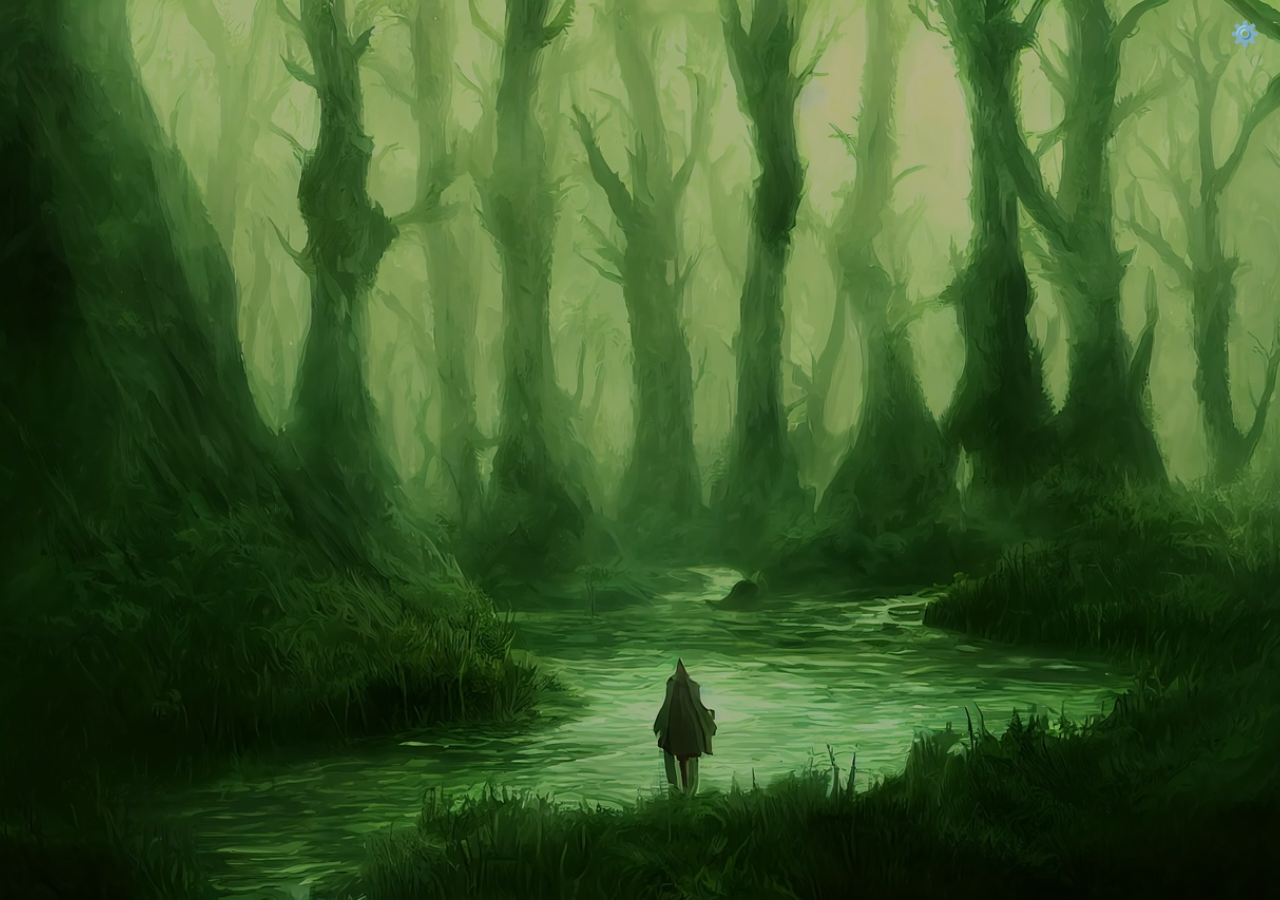
<file: website/templates/index.html>
<!DOCTYPE html>
<html lang="en">
<head>
    <meta charset="UTF-8">
    <title>Webpage Design</title>
    <link rel="stylesheet" href="../static/css/style.css">
</head>
<body>
    <div class="main">
        <div class="navbar">
            <div class="icon">
                <h2 class="logo">Card Karn</h2>
            </div>

            <div class="menu">
                <ul>
                    <li><a href="#">CardKarnMachine</a></li>
                    <li><a href="#">Decks</a></li>
                    <li><a href="#">Forum</a></li>
                    <li><a href="#">My Collection</a></li>
                    <li>
                        <div class="Srch">
                            <label>
                                <input placeholder="Type to search" type="search">
                            </label>
                            <button class="btn">Search</button>
                        </div>
                    </li>
                </ul>
            </div>
        </div>

        <div class="content">
            <h1>Card Database &<br><span>Deckbuilder</span><br>for MTG</h1>
            <p class="par">THIS IS A DESCRIPTION</p>
        </div>
    </div>
    <button id="authBtn" class="auth-btn">⚙️</button>

    <div id="authPopup" class="auth-popup hidden">
        <div class="auth-popup-content">
            <button id="closePopup" class="close-btn">✕</button>
            <div class="auth-tabs">
                <button id="loginTab" class="tab active">Login</button>
                <button id="registerTab" class="tab">Register</button>
            </div>

            <form id="authForm">
                <div id="usernameField" class="form-group hidden">
                    <label>
                        <input name="username" placeholder="Username" type="text"/>
                    </label>
                </div>
                <div class="form-group">
                    <label>
                        <input type="email" name="email" placeholder="Email" required />
                    </label>
                </div>
                <div class="form-group">
                    <label>
                        <input type="password" name="password" placeholder="Password" required />
                    </label>
                </div>
                <button type="submit" class="submit-btn">Login</button>
            </form>
        </div>
    </div>
    <script>
        const authBtn = document.getElementById('authBtn');
        const authPopup = document.getElementById('authPopup');
        const closePopup = document.getElementById('closePopup');
        const loginTab = document.getElementById('loginTab');
        const registerTab = document.getElementById('registerTab');
        const usernameField = document.getElementById('usernameField');
        const authForm = document.getElementById('authForm');
        const submitBtn = authForm.querySelector('.submit-btn');

        authBtn.addEventListener('click', () => {
            authPopup.classList.remove('hidden');
        });
        closePopup.addEventListener('click', () => {
            authPopup.classList.add('hidden');
        });

        loginTab.addEventListener('click', () => {
            loginTab.classList.add('active');
            registerTab.classList.remove('active');
            usernameField.classList.add('hidden');
            submitBtn.textContent = 'Login';
        });

        registerTab.addEventListener('click', () => {
            registerTab.classList.add('active');
            loginTab.classList.remove('active');
            usernameField.classList.remove('hidden');
            submitBtn.textContent = 'Register';
        });

        authForm.addEventListener('submit', async e => {
    e.preventDefault();

    const formData = new FormData(authForm);
    const data = Object.fromEntries(formData.entries());

    // Check if we're registering or logging in
    const isRegistering = registerTab.classList.contains('active');

    // Prepare the correct payload for backend
    if (isRegistering) {
        data.name = data.username;
        delete data.username;
    } else {
        data.name = data.email;
        delete data.email;
    }

    const endpoint = isRegistering ? '/api/register' : '/api/login';

    try {
        const response = await fetch(endpoint, {
            method: 'POST',
            headers: {
                'Content-Type': 'application/json'
            },
            body: JSON.stringify(data)
        });

        const result = await response.json();

        alert(result.message || 'Success');

        if (response.ok) {
            authPopup.classList.add('hidden');
            authForm.reset();
            loginTab.click();
        }
    } catch (err) {
        alert('Fehler beim Absenden:\n' + err.message);
    }
});

    </script>
</body>
</html>
</file>
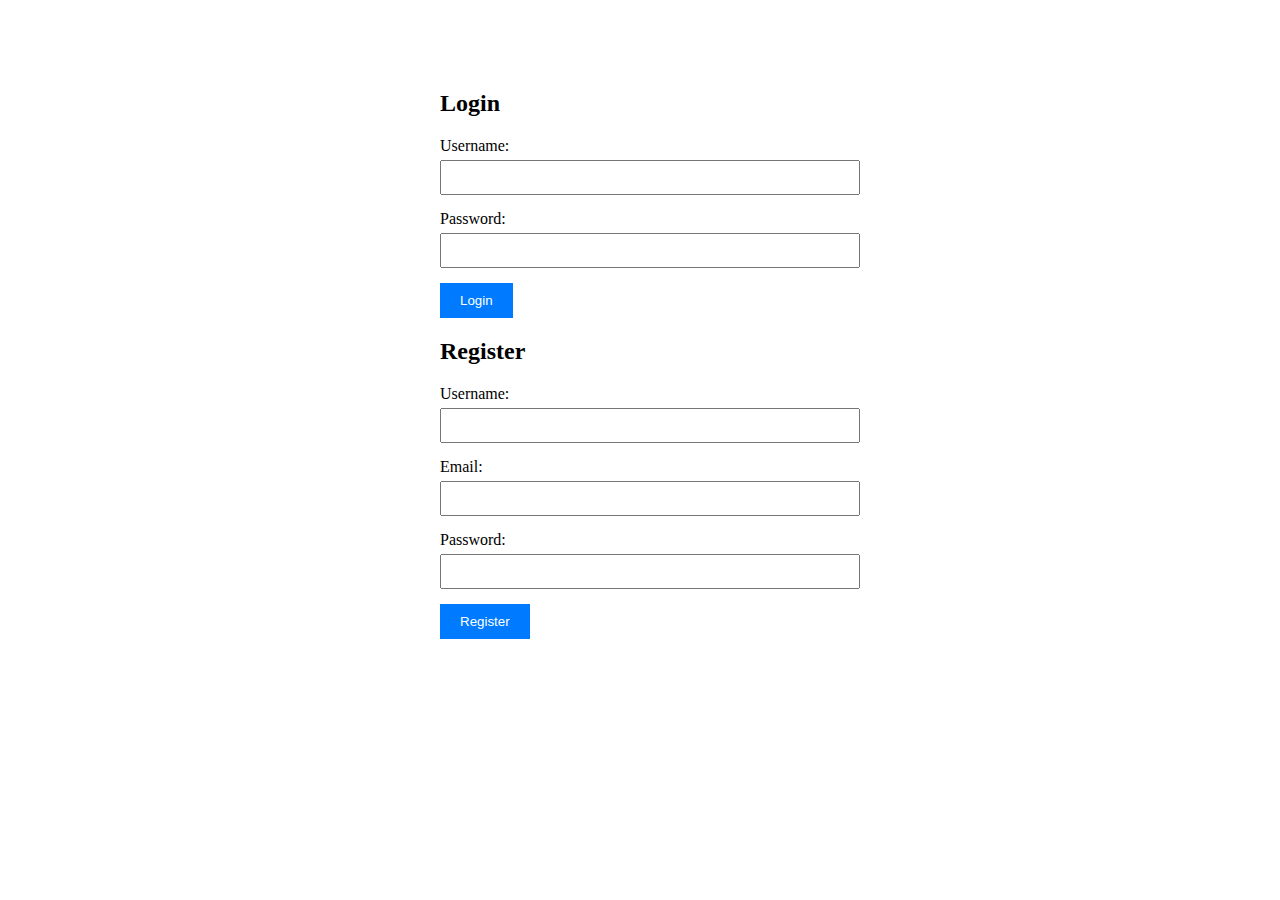
<file: backend/templates/UserAuthentication.html>
<!DOCTYPE html>
<html>
<head>
    <title>Login/Register</title>
    <style>
        .container {
            max-width: 400px;
            margin: 50px auto;
            padding: 20px;
        }
        .form-group {
            margin-bottom: 15px;
        }
        .form-group input {
            width: 100%;
            padding: 8px;
            margin-top: 5px;
        }
        .btn {
            padding: 10px 20px;
            background-color: #007bff;
            color: white;
            border: none;
            cursor: pointer;
        }
        .message {
            margin-top: 10px;
            padding: 10px;
            display: none;
        }
    </style>
</head>
<body>
    <div class="container">
        <h2>Login</h2>
        <form id="loginForm">
            <div class="form-group">
                <label>Username:</label>
                <input type="text" id="loginUsername" required>
            </div>
            <div class="form-group">
                <label>Password:</label>
                <input type="password" id="loginPassword" required>
            </div>
            <button type="submit" class="btn">Login</button>
        </form>
        
        <h2>Register</h2>
        <form id="registerForm">
            <div class="form-group">
                <label>Username:</label>
                <input type="text" id="registerUsername" required>
            </div>
            <div class="form-group">
                <label>Email:</label>
                <input type="email" id="registerEmail" required>
            </div>
            <div class="form-group">
                <label>Password:</label>
                <input type="password" id="registerPassword" required>
            </div>
            <button type="submit" class="btn">Register</button>
        </form>
        <div id="message" class="message"></div>
    </div>

    <script>
        document.getElementById('loginForm').addEventListener('submit', async (e) => {
            e.preventDefault();
            const response = await fetch('/api/login', {
                method: 'POST',
                headers: {
                    'Content-Type': 'application/json'
                },
                body: JSON.stringify({
                    name: document.getElementById('loginUsername').value,
                    password: document.getElementById('loginPassword').value
                })
            });
            const data = await response.json();
            showMessage(data.message, response.ok ? 'success' : 'error');
        });

        document.getElementById('registerForm').addEventListener('submit', async (e) => {
            e.preventDefault();
            const response = await fetch('/api/register', {
                method: 'POST',
                headers: {
                    'Content-Type': 'application/json'
                },
                body: JSON.stringify({
                    name: document.getElementById('registerUsername').value,
                    email: document.getElementById('registerEmail').value,
                    password: document.getElementById('registerPassword').value
                })
            });
            const data = await response.json();
            showMessage(data.message, response.ok ? 'success' : 'error');
        });

        function showMessage(message, type) {
            const messageDiv = document.getElementById('message');
            messageDiv.textContent = message;
            messageDiv.style.display = 'block';
            messageDiv.style.backgroundColor = type === 'success' ? '#d4edda' : '#f8d7da';
            messageDiv.style.color = type === 'success' ? '#155724' : '#721c24';
        }
    </script>
</body>
</html>
</file>
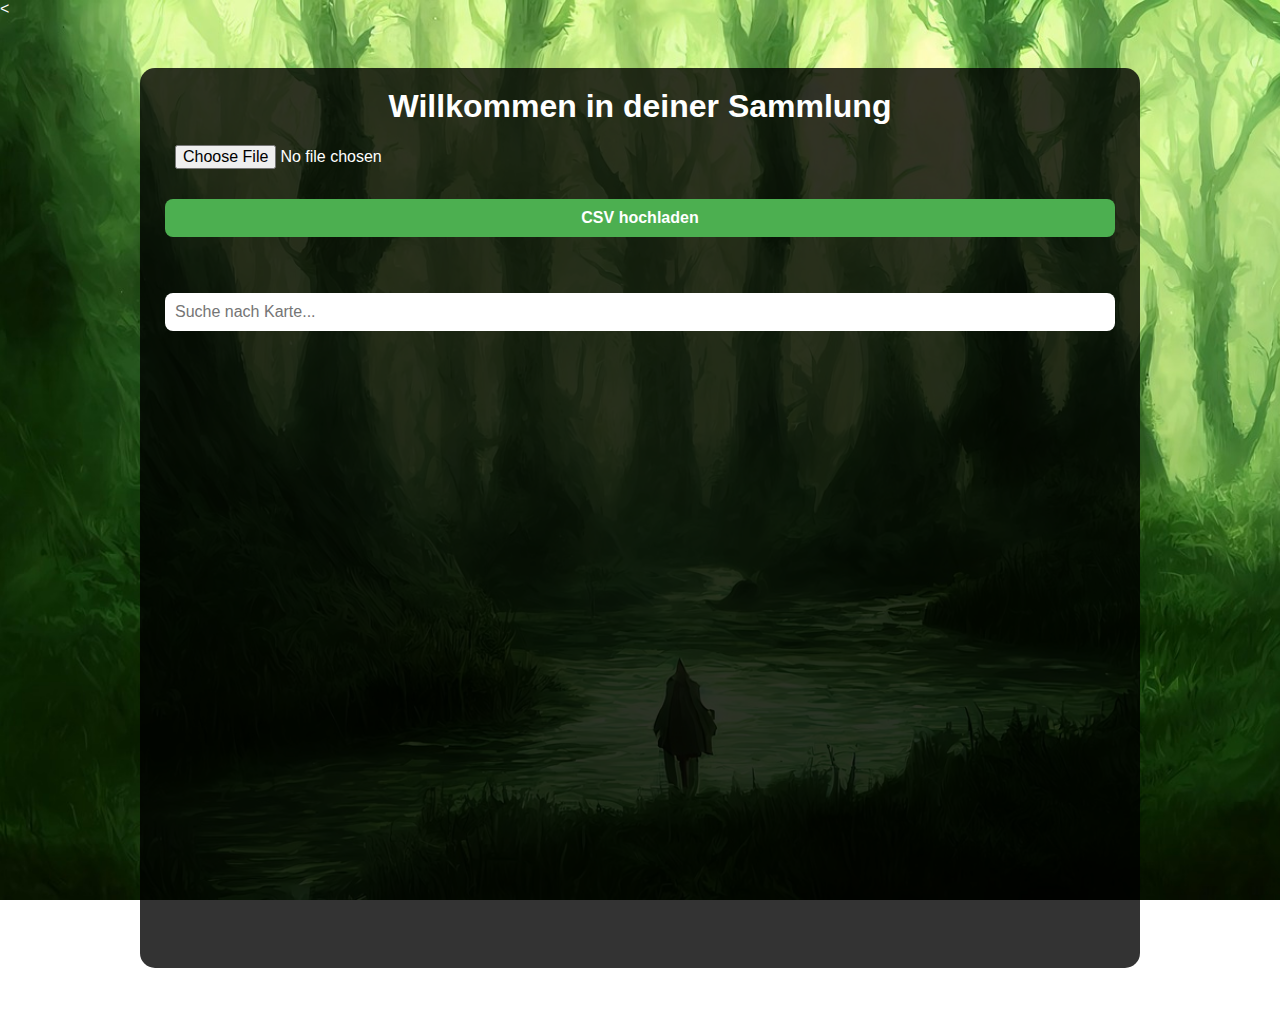
<file: website/templates/collection.html>
<<!DOCTYPE html>
<html lang="en">
<head>
  <meta charset="UTF-8">
  <title>Meine Kartensammlung</title>
  <link rel="stylesheet" href="../static/css/style.css">
  <style>
    body {
      background: url('../static/images/fantasy-7454751_1280.jpg') no-repeat center center fixed;
      background-size: cover;
      font-family: 'Segoe UI', Tahoma, Geneva, Verdana, sans-serif;
      color: white;
    }

    .main {
      max-width: 1000px;
      margin: 50px auto;
      padding: 20px;
      background: rgba(0, 0, 0, 0.8);
      border-radius: 15px;
      text-align: center;
    }

    #cardList {
      display: flex;
      flex-wrap: wrap;
      justify-content: center;
      gap: 20px;
      margin-top: 20px;
    }

    .card {
      background: white;
      color: black;
      border-radius: 10px;
      padding: 10px;
      width: 150px;
      text-align: center;
      box-shadow: 0 0 10px rgba(0, 0, 0, 0.5);
    }

    .card img {
      width: 100%;
      border-radius: 10px;
    }

    input, button {
      padding: 10px;
      margin: 10px 5px;
      border-radius: 8px;
      border: none;
      font-size: 16px;
    }

    button {
      cursor: pointer;
      background-color: #4CAF50;
      color: white;
      font-weight: bold;
    }

    button:hover {
      background-color: #45a049;
    }
  </style>
</head>
<body>

<div class="main">
  <h1>Willkommen in deiner Sammlung</h1>
  <input type="file" id="csvFile" accept=".csv">
  <button id="loadBtn">CSV hochladen</button>

  <br><br>
  <input type="text" id="searchInput" placeholder="Suche nach Karte..." />

  <div id="cardList"></div>
</div>

<script>
  let allCards = [];

  document.getElementById('loadBtn').addEventListener('click', () => {
    const fileInput = document.getElementById('csvFile');
    const file = fileInput.files[0];

    if (file) {
      const reader = new FileReader();
      reader.onload = (e) => {
        const text = e.target.result;
        const rows = text.split('\n').filter(row => row.trim() !== '');
        allCards = [];

        rows.forEach(row => {
          const [cardName, imageName, copies] = row.split(',').map(item => item.trim());
          if (cardName && imageName && copies) {
            allCards.push({ cardName, imageName, copies });
          }
        });

        displayCards(allCards);
      };
      reader.readAsText(file);
    } else {
      alert('Bitte wähle eine CSV-Datei aus.');
    }
  });

  function displayCards(cards) {
    const cardList = document.getElementById('cardList');
    cardList.innerHTML = '';

    cards.forEach(card => {
      const cardDiv = document.createElement('div');
      cardDiv.classList.add('card');

      const cardImage = document.createElement('img');
      cardImage.src = `../static/cards/${card.imageName}`;
      cardImage.alt = card.cardName;

      const cardTitle = document.createElement('p');
      cardTitle.textContent = card.cardName;

      const cardCopies = document.createElement('p');
      cardCopies.textContent = `Anzahl: ${card.copies}`;

      cardDiv.appendChild(cardImage);
      cardDiv.appendChild(cardTitle);
      cardDiv.appendChild(cardCopies);
      cardList.appendChild(cardDiv);
    });
  }

  document.getElementById('searchInput').addEventListener('input', () => {
    const query = document.getElementById('searchInput').value.toLowerCase();
    const filteredCards = allCards.filter(card => card.cardName.toLowerCase().includes(query));
    displayCards(filteredCards);
  });
</script>

</body>
</html>
</file>
<file: website/static/css/style.css>
* { 
    margin: 0;
    padding: 0;
    box-sizing: border-box;
}

body {
    font-family: Arial, sans-serif;
    background-color: #000;
    color: #fff;
}

.main {
    width: 100%;
    height: 100vh;
    background: linear-gradient(to top, rgba(0,0,0,0.3) 50%, rgba(0,0,0,0.3) 50%),
                url("../images/fantasy-7454751_1280.jpg") center/cover no-repeat;
    display: flex;
    flex-direction: column;
    padding-top: 50px;
}

.navbar {
    width: 100%;
    max-width: 1200px;
    margin: 0 auto;
    display: flex;
    justify-content: space-between;
    align-items: center;
    padding: 0 20px;
}

.icon .logo {
    color: #09e275;
    font-size: 35px;
    font-weight: bold;
    margin: 0;
    padding: 5px 0;
    line-height: 1;
}

.menu {
    display: flex;
    align-items: center;
    gap: 20px;
}

.menu ul {
    list-style: none;
    display: flex;
    gap: 25px;
    align-items: center;
    margin-right: 10px;
}

.menu ul li a {
    text-decoration: none;
    color: #ffffff;
    font-weight: bold;
    transition: 0.3s ease-in-out;
}

.menu ul li a:hover {
    color: #03ff18;
}

.Srch {
    display: flex;
    align-items: center;
    background-color: rgba(255, 255, 255, 0.1);
    border-radius: 25px;
    padding: 2px;
    box-shadow: 0 0 8px rgba(0, 255, 106, 0.3);
    transition: box-shadow 0.3s ease;
}

.Srch:hover {
    box-shadow: 0 0 12px rgba(0, 255, 106, 0.6);
}

.Srch input[type="search"] {
    width: 180px;
    height: 35px;
    background: transparent;
    border: none;
    color: #fff;
    padding: 0 15px;
    font-size: 14px;
    border-radius: 25px 0 0 25px;
    font-weight: bold;
    outline: none;
}

.Srch .btn {
    height: 35px;
    background: #09e275;
    border: none;
    color: #000;
    font-size: 14px;
    padding: 0 15px;
    border-radius: 0 25px 25px 0;
    cursor: pointer;
    font-weight: bold;
    transition: 0.3s ease;
}

.Srch .btn:hover {
    background: #07c264;
}

.content {
    margin-top: 80px;
    padding-left: 80px;
    max-width: 600px;
}

.content h1 {
    font-family: 'Times New Roman', serif;
    font-size: 50px;
    line-height: 1.2;
    margin-bottom: 20px;
}

.content h1 span {
    color: #fff;
}

.par {
    font-size: 18px;
    line-height: 28px;
    letter-spacing: 1px;
}

.menu ul li a {
    transition: color 0.4s ease-in-out, transform 0.3s ease;
}

.menu ul li a:hover {
    color: #03ff18;
    transform: scale(1.1);
}

.Srch .btn {
    transition: background-color 0.3s ease, box-shadow 0.3s ease;
}

.Srch .btn:hover {
    background-color: #07c264;
    box-shadow: 0 0 8px #07c264;
}

.Srch input[type="search"] {
    transition: box-shadow 0.3s ease;
}

.Srch input[type="search"]:focus {
    box-shadow: 0 0 8px #09e275;
    background-color: rgba(255, 255, 255, 0.1);
    color: #fff;
}

@keyframes pulse {
    0%, 100% {
        transform: scale(1);
    }
    50% {
        transform: scale(1.05);
    }
}

.icon .logo {
    animation: pulse 3s infinite;
}

.menu ul {
    opacity: 0;
    animation: fadeIn 1.2s forwards;
    animation-delay: 0.5s;
}

@keyframes fadeIn {
    to {
        opacity: 1;
    }
}

.icon .logo,
.content .par {
    opacity: 0;
    transform: translateY(20px);
    animation: fadeSlideUp 1.2s ease-out forwards;
}

.icon .logo {
    animation-delay: 0.3s;
}

.content .par {
    animation-delay: 0.6s;
}

@keyframes fadeSlideUp {
    to {
        opacity: 1;
        transform: translateY(0);
    }
}

.icon .logo,
.content h1,
.content .par {
    opacity: 0;
    transform: translateY(20px);
    animation: fadeSlideUp 1.2s ease-out forwards;
}

.icon .logo {
    animation-delay: 0.3s;
}

.content h1 {
    animation-delay: 0.5s;
}

.content .par {
    animation-delay: 0.7s;
}

@keyframes fadeSlideUp {
    to {
        opacity: 1;
        transform: translateY(0);
    }
}
.auth-btn {
    position: fixed;
    top: 20px;
    right: 20px;
    background: transparent;
    border: none;
    color: #09e275;
    font-size: 24px;
    cursor: pointer;
    transition: color 0.3s ease;
}

.auth-btn:hover {
    color: #03ff18;
}

.auth-popup {
    position: fixed;
    inset: 0;
    background: rgba(0,0,0,0.7);
    display: flex;
    justify-content: center;
    align-items: center;
    z-index: 1000;
}

.auth-popup.hidden {
    display: none;
}

.auth-popup-content {
    background: #121212;
    padding: 20px 30px;
    border-radius: 10px;
    width: 320px;
    color: white;
    position: relative;
}

.close-btn {
    position: absolute;
    top: 10px;
    right: 15px;
    background: transparent;
    border: none;
    color: #888;
    font-size: 24px;
    cursor: pointer;
    transition: color 0.3s ease;
}

.close-btn:hover {
    color: white;
}

.auth-tabs {
    display: flex;
    justify-content: center;
    margin-bottom: 20px;
}

.auth-tabs .tab {
    background: transparent;
    border: none;
    color: #888;
    font-size: 16px;
    margin: 0 10px;
    cursor: pointer;
    padding-bottom: 5px;
    transition: color 0.3s ease, border-bottom 0.3s ease;
    border-bottom: 2px solid transparent;
}

.auth-tabs .tab.active {
    color: #09e275;
    border-bottom: 2px solid #09e275;
}

.form-group {
    margin-bottom: 15px;
}

.form-group input {
    width: 100%;
    padding: 10px;
    background: #222;
    border: 1px solid #444;
    border-radius: 25px;
    color: white;
    font-weight: bold;
    outline: none;
    transition: border-color 0.3s ease;
}

.form-group input:focus {
    border-color: #09e275;
}

.submit-btn {
    width: 100%;
    padding: 10px;
    background: #09e275;
    border: none;
    border-radius: 25px;
    font-weight: bold;
    color: black;
    cursor: pointer;
    transition: background-color 0.3s ease;
}

.submit-btn:hover {
    background-color: #07c264;
}

.hidden {
    display: none;
}
</file>
